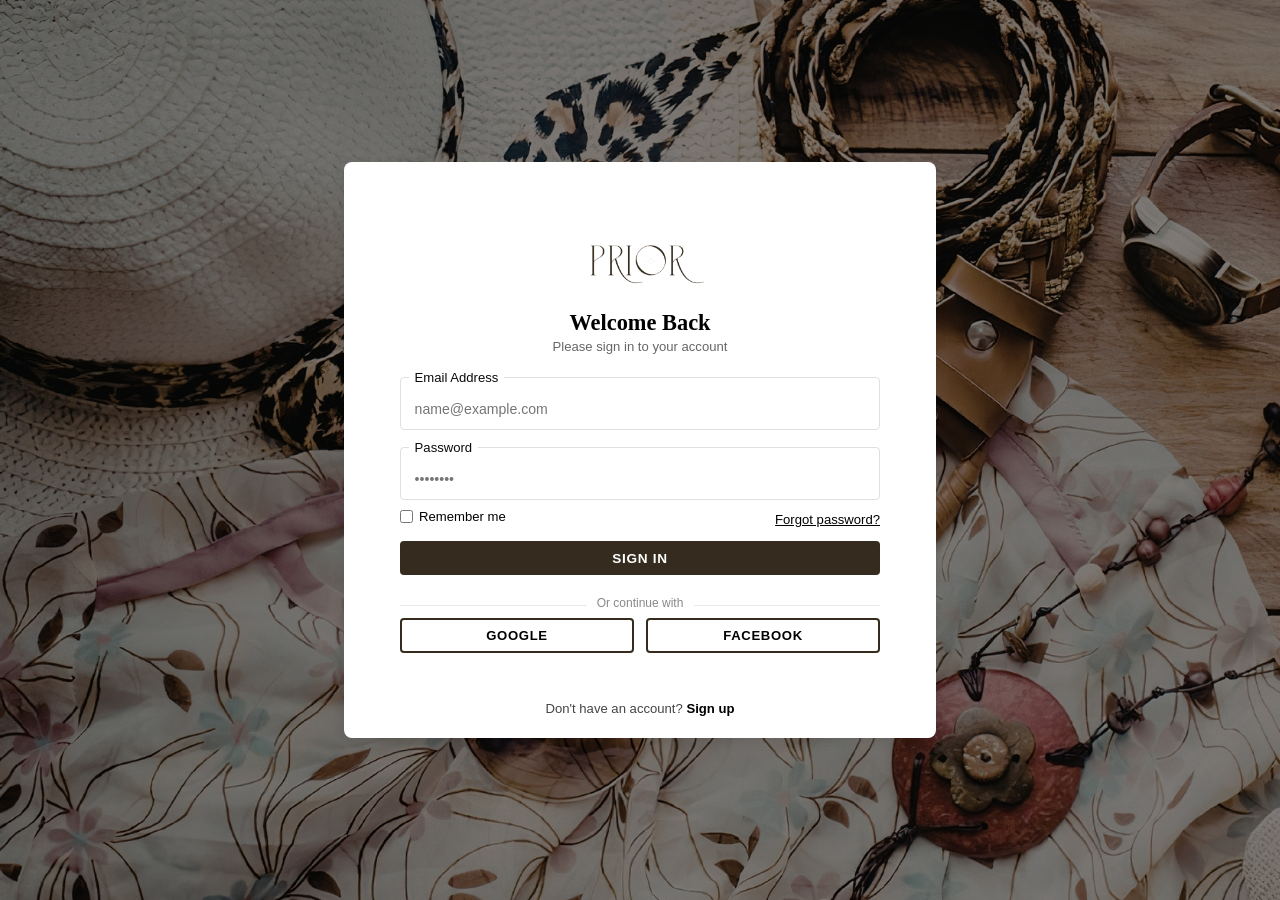
<file: login.html>
<!DOCTYPE html>
<html lang="en">
<head>
    <meta charset="UTF-8">
    <meta name="viewport" content="width=device-width, initial-scale=1.0">
    <title>Login | Prior</title>
    <link rel="stylesheet" href="/assets/css/login.css">
</head>
<body>

    <div class="login-card">

        <div class="logo-wrap">
            <img src="/assets/img/logos/prior-logo-brown.png" alt="Lumina Logo">
        </div>

        <h2>Welcome Back</h2>
        <p class="subtitle">Please sign in to your account</p>

        <form action="index.html">
            <div class="form-group">
                <fieldset>
                <legend>Email Address</legend>
                <input type="email" required placeholder="name@example.com">
                </fieldset>
            </div>
            <div class="form-group">
                <fieldset>
                <legend>Password</legend>
                <input type="password" required placeholder="••••••••">
                </fieldset>
            </div>
            <div class="row-between">
                <label class="remember">
                    <input type="checkbox"> Remember me
                </label>
                <a href="#" class="forgot">Forgot password?</a>
            </div>
            <button type="submit" class="btn-signin">Sign In</button>
        </form>
<br>
        <div class="divider">
            <hr>
            <span>Or continue with</span>
        </div>

        <div class="social-grid">
            <button class="btn-social">Google</button>
            <button class="btn-social">Facebook</button>
        </div>
            <br><br>
        <p class="signup-note" style=" margin-bottom: 10px ; ">
            Don't have an account? <a href="signup.html">Sign up</a>
        </p>
    </div>

</body>
</html>
</file>
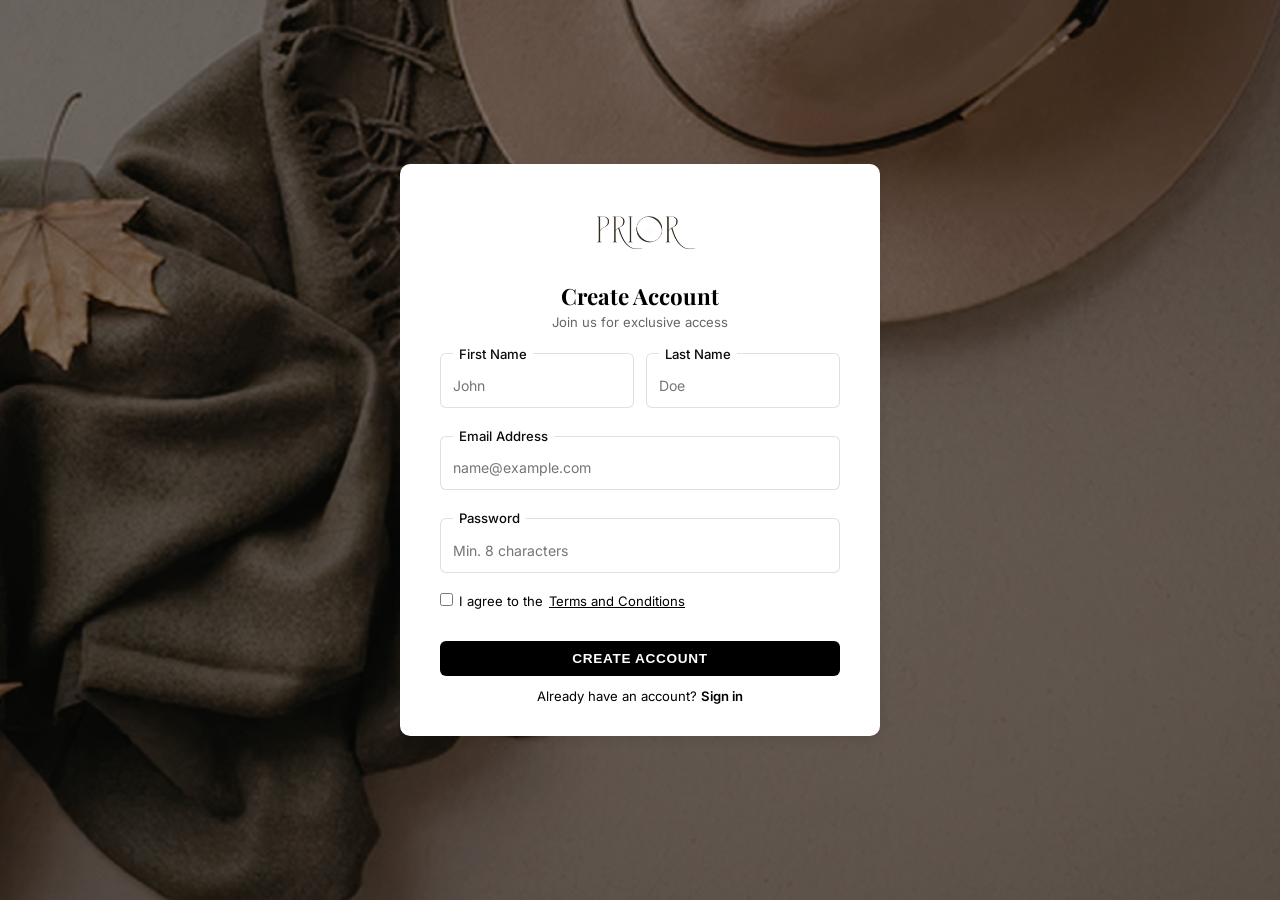
<file: signup.html>
<!DOCTYPE html>
<html lang="en">
<head>
    <meta charset="UTF-8">
    <meta name="viewport" content="width=device-width, initial-scale=1.0">
    <title>Sign Up | Lumina</title>
    <link href="https://fonts.googleapis.com/css2?family=Inter:wght@300;400;500;600&family=Playfair+Display:wght@400;700&display=swap" rel="stylesheet">
    <link rel="stylesheet" href="/assets/css/signup.css">
</head>
<body>

    <div class="signup-card">

        <div class="logo-wrap">
            <img src="/assets/img/logos/prior-logo-brown.png" alt="Prior Logo">
        </div>

        <h2>Create Account</h2>
        <p class="subtitle">Join us for exclusive access</p>

        <form action="index.html">

            <div class="name-grid">
                <div class="form-group">
                    <fieldset>
                        <legend>First Name</legend>
                        <input type="text" required placeholder="John">
                    </fieldset>
                </div>
                <div class="form-group">
                    <fieldset>
                        <legend>Last Name</legend>
                        <input type="text" required placeholder="Doe">
                    </fieldset>
                </div>
            </div>
                <br>
            <div class="form-group">
                <fieldset>
                    <legend>Email Address</legend>
                        <input type="email" required placeholder="name@example.com">
                        <span class="error-msg">Please enter a valid email address.</span>
                </fieldset>
            </div>
                <br>
            <div class="form-group">
                <fieldset>
                        <legend>Password</legend>
                        <input type="password" required minlength="8" placeholder="Min. 8 characters">
                        <span class="error-msg">Password must be at least 8 characters.</span>
                </fieldset>
            </div>
                <br>
            <div class="form-group">
                <label class="terms-label">
                    <input type="checkbox" required> I agree to the <a href="terms.html">Terms and Conditions</a>
                </label>
            </div>
                <br>
            <button type="submit" class="btn-create">Create Account</button>
        </form>

        <p class="signin-note">
            Already have an account? <a href="login.html">Sign in</a>
        </p>

    </div>

</body>
</html>
</file>
<file: assets/css/login.css>
* {
    margin: 0;
    transition: all 0.2s ease;
}
html, body {
    height: 100%;
}


body::before {
    content: "";
    position: absolute;
    inset: 0;
    background: rgba(0,0,0,0.45);
    z-index: -1;
}

body {
    font-family: 'Inter', sans-serif;
    display: flex;
    justify-content: center;
    align-items: center;
    min-height: 100vh;
    background: #f8f9fa;
    -webkit-font-smoothing: antialiased;
    background-image: url('/assets/img/media/images/img1.jpg');
    position: relative;
}

.login-card {
    width: 480px;
    height: 480px;
    background: #fff;
    border-radius: 8px;
    box-shadow: 0 4px 12px rgba(0,0,0,0.08);
    display: flex;
    flex-direction: column;
    justify-content: center;
    padding: 3rem 3.5rem;
    overflow: hidden;
    transition: transform 0.35s ease, box-shadow 0.35s ease;
}

.login-card:hover {
    transform: translateY(-6px);
    box-shadow: 0 12px 30px rgba(0,0,0,0.12);
}

.logo-wrap {
    text-align: center;
}

.logo-wrap img {
    padding-top: 3rem;
    max-width: 150px;
    height: auto;
    display: inline-block;
    transition: transform 0.4s ease;
}

.logo-wrap img:hover {
    transform: scale(1.05) rotate(-1deg);
}

h2 {
    font-family: 'Playfair Display', serif;
    font-size: 1.4rem;
    text-align: center;
    margin-bottom: 0.2rem;
}

.subtitle {
    text-align: center;
    color: #666;
    font-size: 0.82rem;
    margin-bottom: 1rem;
}

.form-group {
    margin-bottom: 0.6rem;
}

.form-group fieldset {
    margin: 0;
    padding: 0.65rem 0.85rem 0.75rem;
    border: 1px solid rgba(0,0,0,0.12);
    border-radius: 4px;
    min-width: 0;
    box-sizing: border-box;
}

.form-group fieldset:focus-within {
    border-color: #d4af37;
    box-shadow: 0 0 0 3px rgba(212,175,55,0.08);
}

.form-group legend {
    padding: 0 6px;
    font-size: 0.82rem;
    font-weight: 500;
    color: #0b0b0b;
    margin-left: -6px;
}

input[type="email"],
input[type="password"] {
    display: block;
    width: 100%;
    padding: 0.35rem 0 0;
    border: 0;
    border-radius: 0;
    font-family: 'Inter', sans-serif;
    font-size: 0.88rem;
    color: #0b0b0b;
    background: transparent;
    box-sizing: border-box;
    transition: all 0.25s ease;
}

input[type="email"]:hover,
input[type="password"]:hover {
    border-color: rgba(212,175,55,0.5);
}

input[type="email"]:focus,
input[type="password"]:focus {
    outline: none;
    transform: scale(1.01);
}

label {
    display: block;
    font-size: 0.82rem;
    font-weight: 500;
    margin-bottom: 0.3rem;
}

.row-between {
    display: flex;
    justify-content: space-between;
    align-items: center;
    font-size: 0.82rem;
    margin-bottom: 0.75rem;
}

.remember {
    display: flex;
    align-items: center;
    gap: 6px;
    font-weight: normal;
    cursor: pointer;
}

.forgot {
    color: #000;
    text-decoration: underline;
    transition: all 0.2s ease;
}

.forgot:hover {
    color: #d4af37;
    text-decoration: none;
}

.btn-signin {
    width: 100%;
    padding: 0.6rem;
    background: #352b1e;
    color: #fff;
    border: none;
    border-radius: 4px;
    font-family: 'Inter', sans-serif;
    font-weight: 600;
    font-size: 0.85rem;
    text-transform: uppercase;
    letter-spacing: 0.05em;
    cursor: pointer;
    margin-bottom: 0.75rem;
    position: relative;
    overflow: hidden;
    transition: all 0.25s ease;
}

.btn-signin:hover {
    background: #4a3b28;
    transform: translateY(-2px);
    box-shadow: 0 8px 18px rgba(0,0,0,0.2);
}

.btn-signin:active {
    transform: translateY(0);
    box-shadow: none;
}

.btn-signin::after {
    content: "";
    position: absolute;
    top: 0;
    left: -100%;
    width: 60%;
    height: 100%;
    background: rgba(255,255,255,0.15);
    transform: skewX(-20deg);
    transition: left 0.5s ease;
}

.btn-signin:hover::after {
    left: 120%;
}

.divider {
    position: relative;
    text-align: center;
    margin-bottom: 0.75rem;
}

.divider hr {
    border: 0;
    border-top: 1px solid rgba(0,0,0,0.08);
}

.divider span {
    position: absolute;
    top: -9px;
    left: 50%;
    transform: translateX(-50%);
    background: #fff;
    padding: 0 10px;
    color: #888;
    font-size: 0.75rem;
}

.social-grid {
    display: grid;
    grid-template-columns: 1fr 1fr;
    gap: 0.75rem;
    margin-bottom: 0.75rem;
}

.btn-social {
    padding: 0.5rem;
    background: #fff;
    color: #000;
    border: 2px solid #352b1e;
    border-radius: 4px;
    font-family: 'Inter', sans-serif;
    font-weight: 600;
    font-size: 0.82rem;
    text-transform: uppercase;
    letter-spacing: 0.05em;
    cursor: pointer;
    transition: all 0.25s ease;
}

.btn-social:hover {
    background: #352b1e;
    color: #fff;
    transform: translateY(-3px);
    box-shadow: 0 6px 15px rgba(0,0,0,0.15);
}

.btn-social:active {
    transform: scale(0.98);
}

.signup-note {
    text-align: center;
    font-size: 0.82rem;
    color: #444;
}

.signup-note a {
    color: #000;
    font-weight: 600;
    text-decoration: none;
    transition: all 0.2s ease;
}

.signup-note a:hover {
    color: #d4af37;
    text-decoration: none;
}
</file>
<file: assets/css/signup.css>
*, *::before, *::after {
    box-sizing: border-box;
    margin: 0;
    padding: 0;
}

html, body {
    height: 100%;
}

body {
    font-family: 'Inter', sans-serif;
    display: flex;
    justify-content: center;
    align-items: center;
    min-height: 100vh;
    -webkit-font-smoothing: antialiased;
    background: url('/assets/img/media/images/img2.jpg') center/cover no-repeat;
    position: relative;
}

/* dark overlay */
body::before {
    content: "";
    position: absolute;
    inset: 0;
    background: rgba(0,0,0,0.45);
    z-index: 0;
}

/* CARD */
.signup-card {
    position: relative;
    z-index: 1;
    width: min(480px, 92vw);
    background: #fff;
    border-radius: 10px;
    box-shadow: 0 4px 12px rgba(0,0,0,0.08);
    padding: 2rem 2.5rem;
    display: flex;
    flex-direction: column;
    justify-content: center;
    transition: transform 0.35s ease, box-shadow 0.35s ease;
}

.signup-card:hover {
    transform: translateY(-6px);
    box-shadow: 0 14px 30px rgba(0,0,0,0.14);
}

/* LOGO */
.logo-wrap {
    text-align: center;
    margin-bottom: 0.5rem;
}

.logo-wrap img {
    max-width: 130px;
    transition: transform 0.4s ease;
}

.logo-wrap img:hover {
    transform: scale(1.05) rotate(-1deg);
}

/* TEXT */
h2 {
    font-family: 'Playfair Display', serif;
    font-size: 1.4rem;
    text-align: center;
    margin-bottom: 0.2rem;
}

.subtitle {
    text-align: center;
    color: #666;
    font-size: 0.82rem;
    margin-bottom: 1rem;
}

/* GRID */
.name-grid {
    display: grid;
    grid-template-columns: 1fr 1fr;
    gap: 0.75rem;
}

/* FIELDSET BASE */
.form-group fieldset {
    border: 1px solid rgba(0,0,0,0.12);
    border-radius: 6px;
    padding: 0.6rem 0.75rem 0.75rem;
    background: #fff;
    transition: all 0.25s ease;
    position: relative;
}

/* hover lift */
.form-group fieldset:hover {
    border-color: rgba(212,175,55,0.5);
    transform: translateY(-2px);
    box-shadow: 0 8px 18px rgba(0,0,0,0.06);
}

/* focus state */
.form-group fieldset:focus-within {
    border-color: #d4af37;
    box-shadow: 0 0 0 3px rgba(212,175,55,0.1);
    transform: translateY(-2px);
}

/* LEGEND */
.form-group legend {
    font-size: 0.82rem;
    font-weight: 500;
    padding: 0 6px;
    color: #0b0b0b;
}

/* INPUTS */
input[type="text"],
input[type="email"],
input[type="password"] {
    width: 100%;
    border: none;
    outline: none;
    margin-top: 0.35rem;
    font-size: 0.88rem;
    font-family: 'Inter', sans-serif;
    color: #0b0b0b;
    background: transparent;
    transition: transform 0.2s ease, opacity 0.2s ease;
}

input:focus {
    transform: translateX(1px);
}

/* VALIDATION */
input:valid {
    color: #27ae60;
}

input:invalid:not(:placeholder-shown) {
    color: #c0392b;
}

.error-msg {
    display: none;
    font-size: 0.75rem;
    margin-top: 0.25rem;
    color: #c0392b;
}

input:invalid:not(:placeholder-shown) ~ .error-msg {
    display: block;
}

/* TERMS */
.terms-label {
    display: flex;
    gap: 6px;
    align-items: flex-start;
    font-size: 0.82rem;
    cursor: pointer;
}

.terms-label a {
    color: #000;
    text-decoration: underline;
    transition: color 0.2s ease;
}

.terms-label a:hover {
    color: #d4af37;
}

/* BUTTON */
.btn-create {
    width: 100%;
    padding: 0.65rem;
    margin-top: 0.75rem;
    background: #000;
    color: #fff;
    border: none;
    border-radius: 6px;
    font-size: 0.85rem;
    font-weight: 600;
    text-transform: uppercase;
    letter-spacing: 0.05em;
    cursor: pointer;
    position: relative;
    overflow: hidden;
    transition: all 0.25s ease;
}

.btn-create:hover {
    background: #4a3b28;
    transform: translateY(-2px);
    box-shadow: 0 8px 18px rgba(0,0,0,0.18);
}

.btn-create:active {
    transform: translateY(0);
    box-shadow: none;
}

.btn-create::after {
    content: "";
    position: absolute;
    top: 0;
    left: -100%;
    width: 60%;
    height: 100%;
    background: rgba(255,255,255,0.15);
    transform: skewX(-20deg);
    transition: left 0.5s ease;
}

.btn-create:hover::after {
    left: 120%;
}

/* FOOTER */
.signin-note {
    text-align: center;
    font-size: 0.82rem;
    margin-top: 0.75rem;
}

.signin-note a {
    color: #000;
    font-weight: 600;
    text-decoration: none;
    transition: color 0.2s ease;
}

.signin-note a:hover {
    color: #d4af37;
}

/* RESPONSIVE */
@media (max-width: 600px) {
    .signup-card {
        padding: 1.5rem 1.2rem;
    }

    .name-grid {
        grid-template-columns: 1fr;
    }
}

/* smooth reduce motion */
@media (prefers-reduced-motion: reduce) {
    * {
        transition: none !important;
        animation: none !important;
    }
}
</file>
